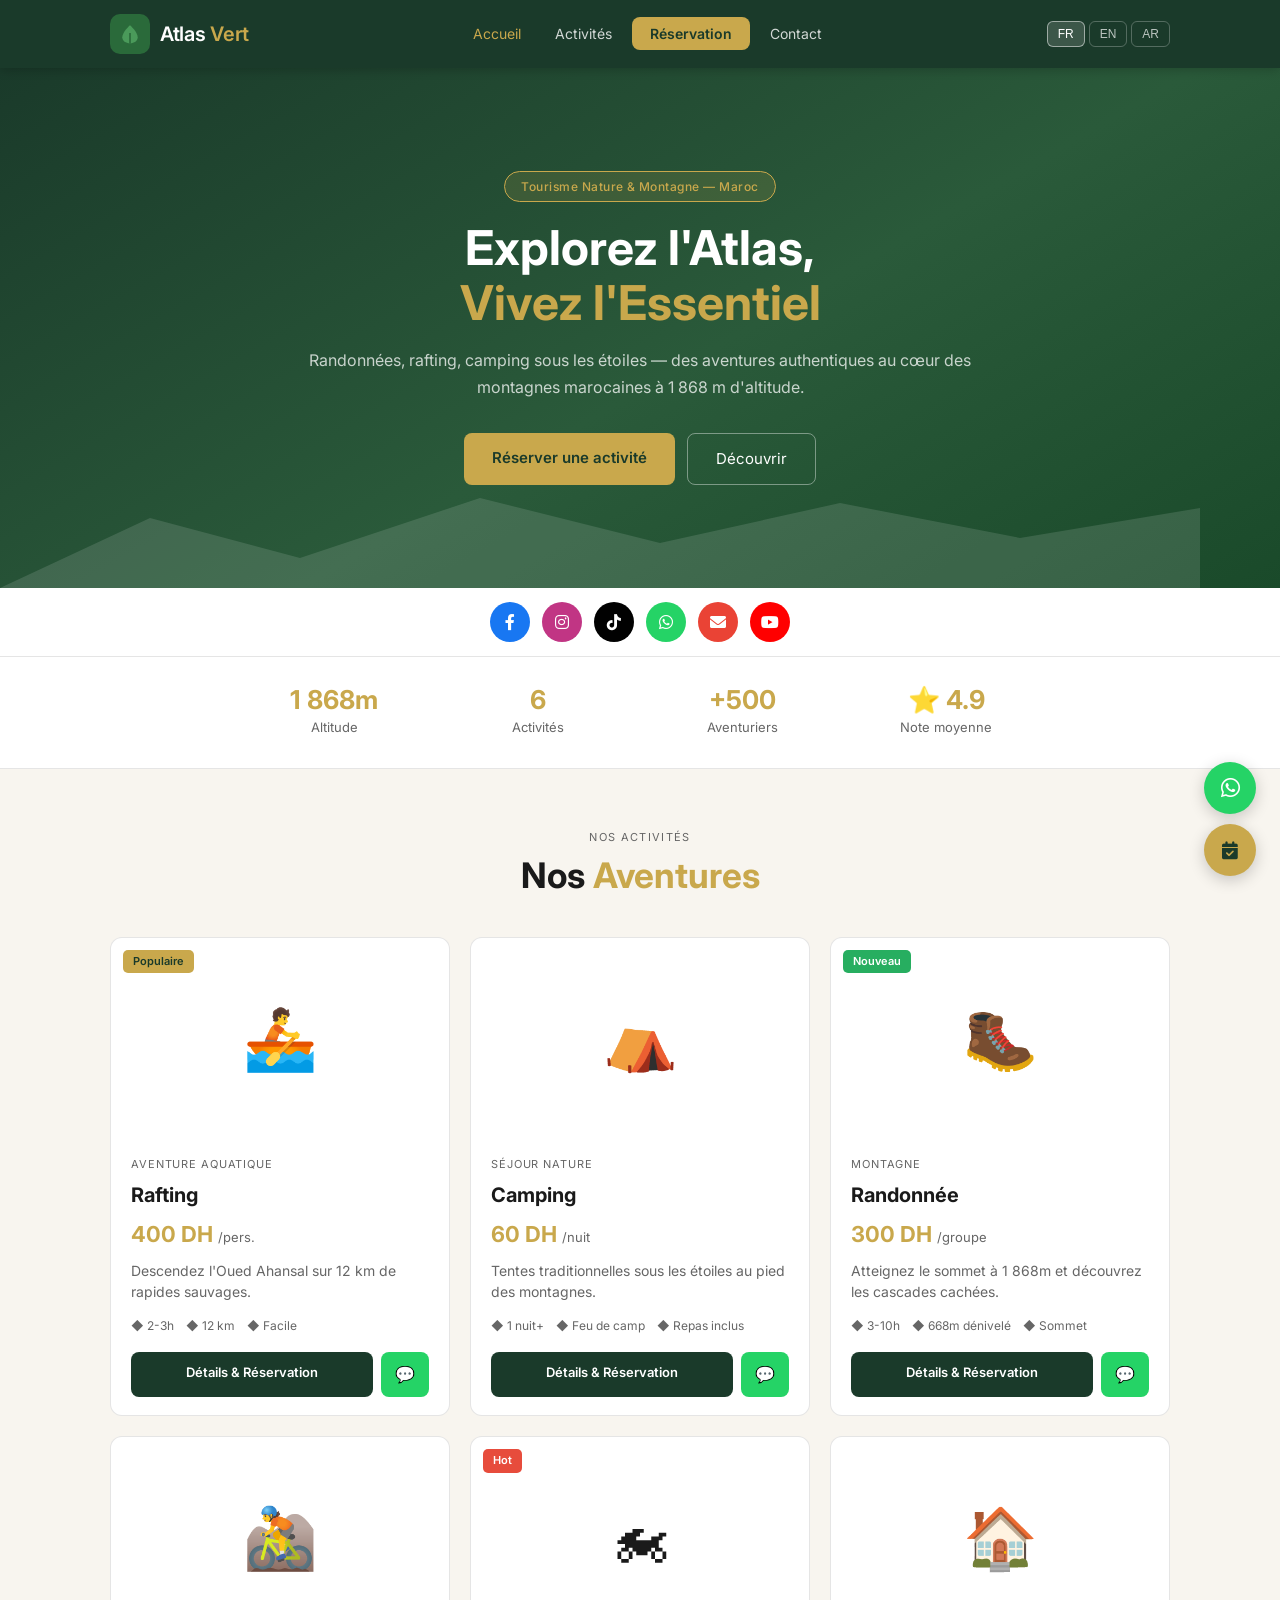
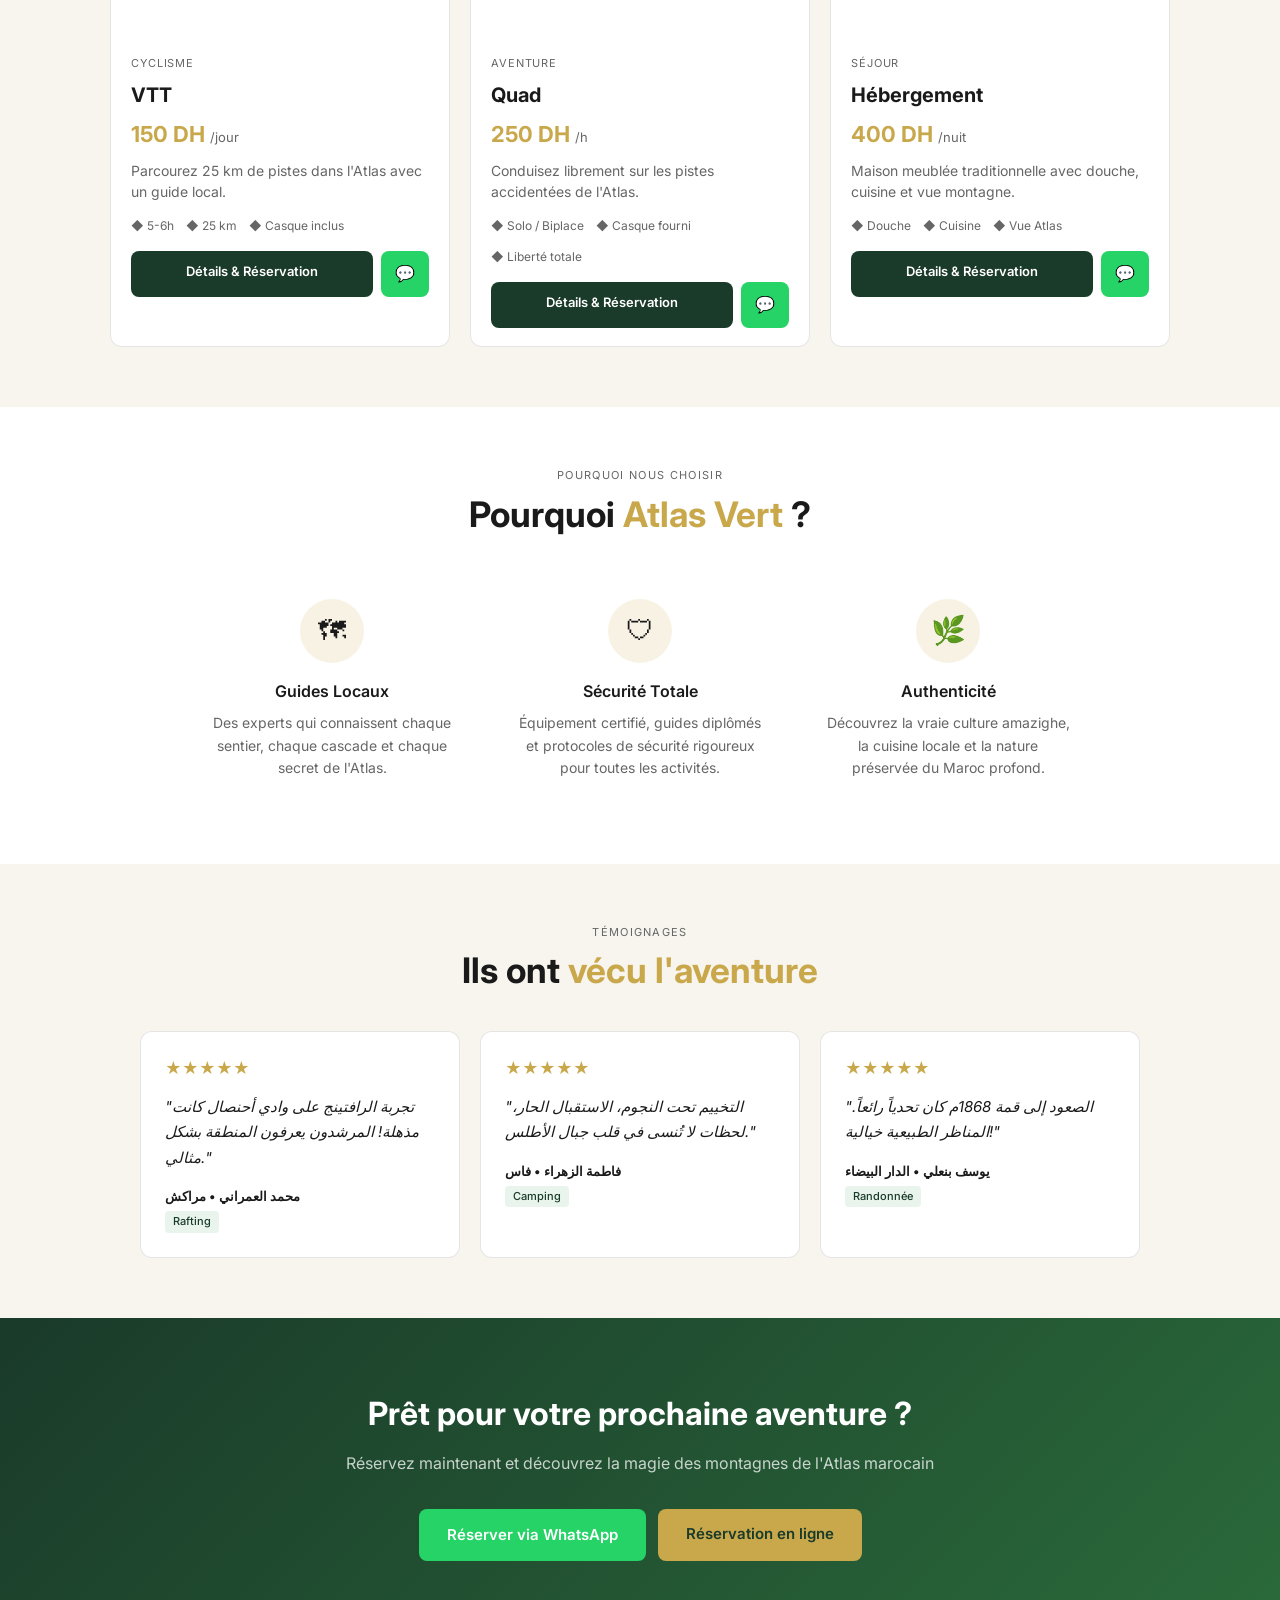
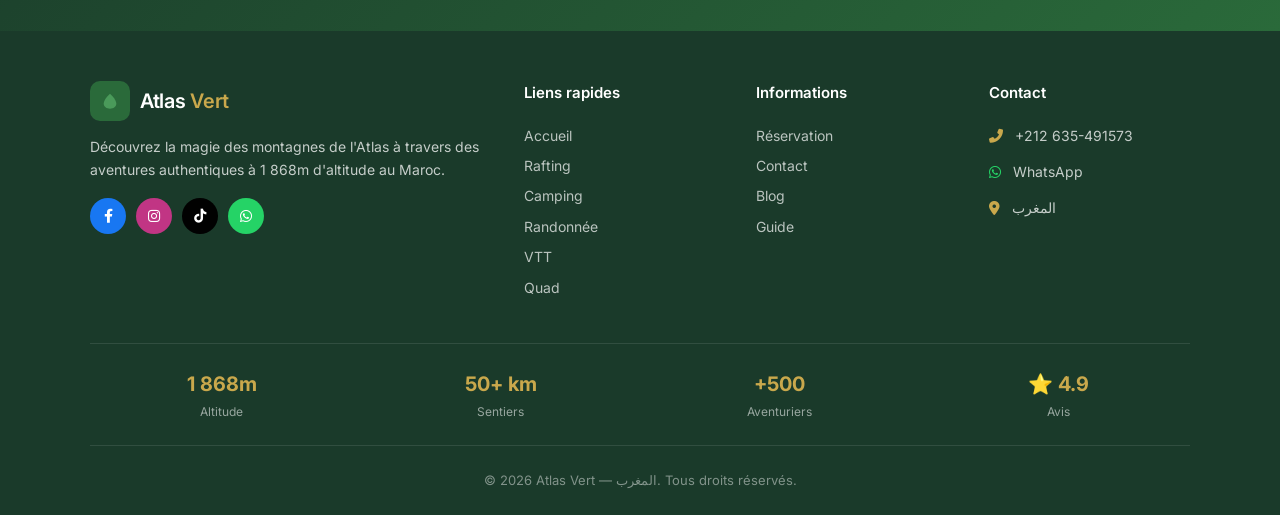
<file: index.html>
<!DOCTYPE html>
<html lang="fr" dir="ltr">
<head>
  <meta charset="UTF-8">
  <meta name="viewport" content="width=device-width, initial-scale=1.0">
  <title>Atlas Vert — Tourisme Nature & Montagne au Maroc</title>
  <meta name="description" content="Atlas Vert — Rafting, randonnée, camping, VTT et quad dans les montagnes de l'Atlas marocain à 1868m.">
  <meta property="og:title" content="Atlas Vert — Tourisme Nature & Montagne au Maroc">
  <meta property="og:type" content="website">
  <link rel="preconnect" href="https://fonts.googleapis.com">
  <link href="https://fonts.googleapis.com/css2?family=Inter:wght@400;500;600;700&display=swap" rel="stylesheet">
  <link rel="stylesheet" href="https://cdnjs.cloudflare.com/ajax/libs/font-awesome/6.0.0-beta3/css/all.min.css">
  <link rel="stylesheet" href="style.css">
</head>
<body>

  <header>
    <div class="header-inner">
      <a href="index.html" class="logo">
        <div class="logo-icon">
          <svg width="22" height="22" viewBox="0 0 20 20" fill="none">
            <path d="M10 2C10 2 3 8 3 13C3 16.3 6.1 18.5 10 18.5C13.9 18.5 17 16.3 17 13C17 8 10 2 10 2Z" fill="#4a9a5a"/>
            <line x1="10" y1="18.5" x2="10" y2="9" stroke="#2a6a3a" stroke-width="1.5"/>
          </svg>
        </div>
        <div class="logo-name">Atlas <span>Vert</span></div>
      </a>
      <nav id="main-nav">
        <ul>
          <li><a href="index.html" id="nav-home" class="active">Accueil</a></li>
          <li><a href="#activities" id="nav-activities">Activités</a></li>
          <li><a href="booking.html" id="nav-booking" class="btn-book-nav">Réservation</a></li>
          <li><a href="#contact" id="nav-contact">Contact</a></li>
        </ul>
      </nav>
      <div style="display:flex;align-items:center;gap:12px;">
        <div class="lang-btns">
          <button class="lang-btn active" data-lang="fr" onclick="setLanguage('fr')">FR</button>
          <button class="lang-btn" data-lang="en" onclick="setLanguage('en')">EN</button>
          <button class="lang-btn" data-lang="ar" onclick="setLanguage('ar')">AR</button>
        </div>
        <button class="menu-toggle" id="menu-toggle"><i class="fas fa-bars"></i></button>
      </div>
    </div>
  </header>

  <section class="hero">
    <svg class="hero-mountains" viewBox="0 0 1200 100" preserveAspectRatio="none" xmlns="http://www.w3.org/2000/svg">
      <polygon points="0,100 150,30 300,70 480,10 660,55 840,15 1020,50 1200,20 1200,100" fill="white"/>
    </svg>
    <div class="hero-content">
      <div class="hero-badge" id="hero-badge">Tourisme Nature & Montagne — Maroc</div>
      <h1 id="hero-title">Explorez l'Atlas,<br><em>Vivez l'Essentiel</em></h1>
      <p id="hero-sub">Randonnées, rafting, camping sous les étoiles — des aventures authentiques au cœur des montagnes marocaines à 1 868 m d'altitude.</p>
      <div class="hero-btns">
        <a href="booking.html" class="btn-primary" id="hero-btn1">Réserver une activité</a>
        <a href="#activities" class="btn-outline" id="hero-btn2">Découvrir</a>
      </div>
    </div>
  </section>

  <div class="social-strip">
    <a href="https://www.facebook.com/" target="_blank" class="social-circle fb"><i class="fab fa-facebook-f"></i></a>
    <a href="https://www.instagram.com/" target="_blank" class="social-circle ig"><i class="fab fa-instagram"></i></a>
    <a href="https://www.tiktok.com/" target="_blank" class="social-circle tt"><i class="fab fa-tiktok"></i></a>
    <a href="https://wa.me/212635491573" target="_blank" class="social-circle wa"><i class="fab fa-whatsapp"></i></a>
    <a href="mailto:contact@atlas-vert.com" class="social-circle em"><i class="fas fa-envelope"></i></a>
    <a href="https://youtube.com/" target="_blank" class="social-circle yt"><i class="fab fa-youtube"></i></a>
  </div>

  <div class="stats-section">
    <div class="stats-grid">
      <div class="stat-item"><div class="stat-number">1 868m</div><div class="stat-label" id="stat-s1">Altitude</div></div>
      <div class="stat-item"><div class="stat-number">6</div><div class="stat-label" id="stat-s2">Activités</div></div>
      <div class="stat-item"><div class="stat-number">+500</div><div class="stat-label" id="stat-s3">Aventuriers</div></div>
      <div class="stat-item"><div class="stat-number">⭐ 4.9</div><div class="stat-label" id="stat-s4">Note moyenne</div></div>
    </div>
  </div>

  <section class="section" id="activities">
    <div class="container">
      <div class="section-header">
        <span class="section-mini" id="acts-mini">NOS ACTIVITÉS</span>
        <h2 class="section-title" id="acts-title">Nos <em>Aventures</em></h2>
      </div>
      <div class="acts-grid" id="acts-grid"></div>
    </div>
  </section>

  <section class="section section-alt">
    <div class="container">
      <div class="section-header">
        <span class="section-mini" id="why-mini">POURQUOI NOUS CHOISIR</span>
        <h2 class="section-title" id="why-title">Pourquoi <em>Atlas Vert</em> ?</h2>
      </div>
      <div class="why-grid" id="why-grid"></div>
    </div>
  </section>

  <section class="section">
    <div class="container">
      <div class="section-header">
        <span class="section-mini" id="testi-mini">TÉMOIGNAGES</span>
        <h2 class="section-title" id="testi-title">Ils ont <em>vécu l'aventure</em></h2>
      </div>
      <div class="testi-grid" id="testi-grid"></div>
    </div>
  </section>

  <section class="cta-section" id="contact">
    <div class="container">
      <h2 id="cta-title">Prêt pour votre prochaine aventure ?</h2>
      <p id="cta-sub">Réservez maintenant et découvrez la magie des montagnes de l'Atlas marocain</p>
      <div class="cta-btns">
        <a href="https://wa.me/212635491573" target="_blank" class="btn-wa-large" id="cta-wa">
          <i class="fab fa-whatsapp"></i> Réserver via WhatsApp
        </a>
        <a href="booking.html" class="btn-primary" id="cta-book">Réservation en ligne</a>
      </div>
    </div>
  </section>

  <footer>
    <div class="footer-grid">
      <div class="footer-col">
        <div class="logo" style="margin-bottom:14px;">
          <div class="logo-icon">
            <svg width="18" height="18" viewBox="0 0 20 20" fill="none">
              <path d="M10 2C10 2 3 8 3 13C3 16.3 6.1 18.5 10 18.5C13.9 18.5 17 16.3 17 13C17 8 10 2 10 2Z" fill="#4a9a5a"/>
            </svg>
          </div>
          <div class="logo-name">Atlas <span>Vert</span></div>
        </div>
        <p id="footer-desc">Découvrez la magie des montagnes de l'Atlas à travers des aventures authentiques à 1 868m d'altitude au Maroc.</p>
        <div class="footer-social">
          <a href="#" class="footer-soc" style="background:#1877f2"><i class="fab fa-facebook-f"></i></a>
          <a href="#" class="footer-soc" style="background:#c13584"><i class="fab fa-instagram"></i></a>
          <a href="#" class="footer-soc" style="background:#010101"><i class="fab fa-tiktok"></i></a>
          <a href="https://wa.me/212635491573" class="footer-soc" style="background:#25d366"><i class="fab fa-whatsapp"></i></a>
        </div>
      </div>
      <div class="footer-col">
        <h4 id="footer-links-title">Liens rapides</h4>
        <ul id="footer-links-list"></ul>
      </div>
      <div class="footer-col">
        <h4 id="footer-info-title">Informations</h4>
        <ul id="footer-info-list"></ul>
      </div>
      <div class="footer-col">
        <h4 id="footer-contact-title">Contact</h4>
        <ul>
          <li><i class="fas fa-phone-alt" style="color:var(--gold);margin-right:8px"></i> +212 635-491573</li>
          <li style="margin-top:6px;"><i class="fab fa-whatsapp" style="color:#25d366;margin-right:8px"></i> WhatsApp</li>
          <li style="margin-top:6px;"><i class="fas fa-map-marker-alt" style="color:var(--gold);margin-right:8px"></i> المغرب</li>
        </ul>
      </div>
    </div>
    <div class="footer-stats">
      <div><div class="footer-stat-n">1 868m</div><div class="footer-stat-l">Altitude</div></div>
      <div><div class="footer-stat-n">50+ km</div><div class="footer-stat-l">Sentiers</div></div>
      <div><div class="footer-stat-n">+500</div><div class="footer-stat-l">Aventuriers</div></div>
      <div><div class="footer-stat-n">⭐ 4.9</div><div class="footer-stat-l">Avis</div></div>
    </div>
    <div class="footer-bottom">
      <p id="footer-copy">© 2026 Atlas Vert — المغرب. Tous droits réservés.</p>
    </div>
  </footer>

  <div class="floating-btns">
    <a href="https://wa.me/212635491573" class="float-btn float-wa" target="_blank"><i class="fab fa-whatsapp"></i></a>
    <a href="booking.html" class="float-btn float-book"><i class="fas fa-calendar-check"></i></a>
  </div>

  <button id="back-top" onclick="window.scrollTo({top:0,behavior:'smooth'})"
    style="display:none;position:fixed;bottom:24px;left:24px;width:44px;height:44px;border-radius:50%;background:var(--dg);color:#fff;border:none;cursor:pointer;font-size:18px;align-items:center;justify-content:center;z-index:999;">↑</button>

  <script src="main.js"></script>
</body>
</html>
</file>
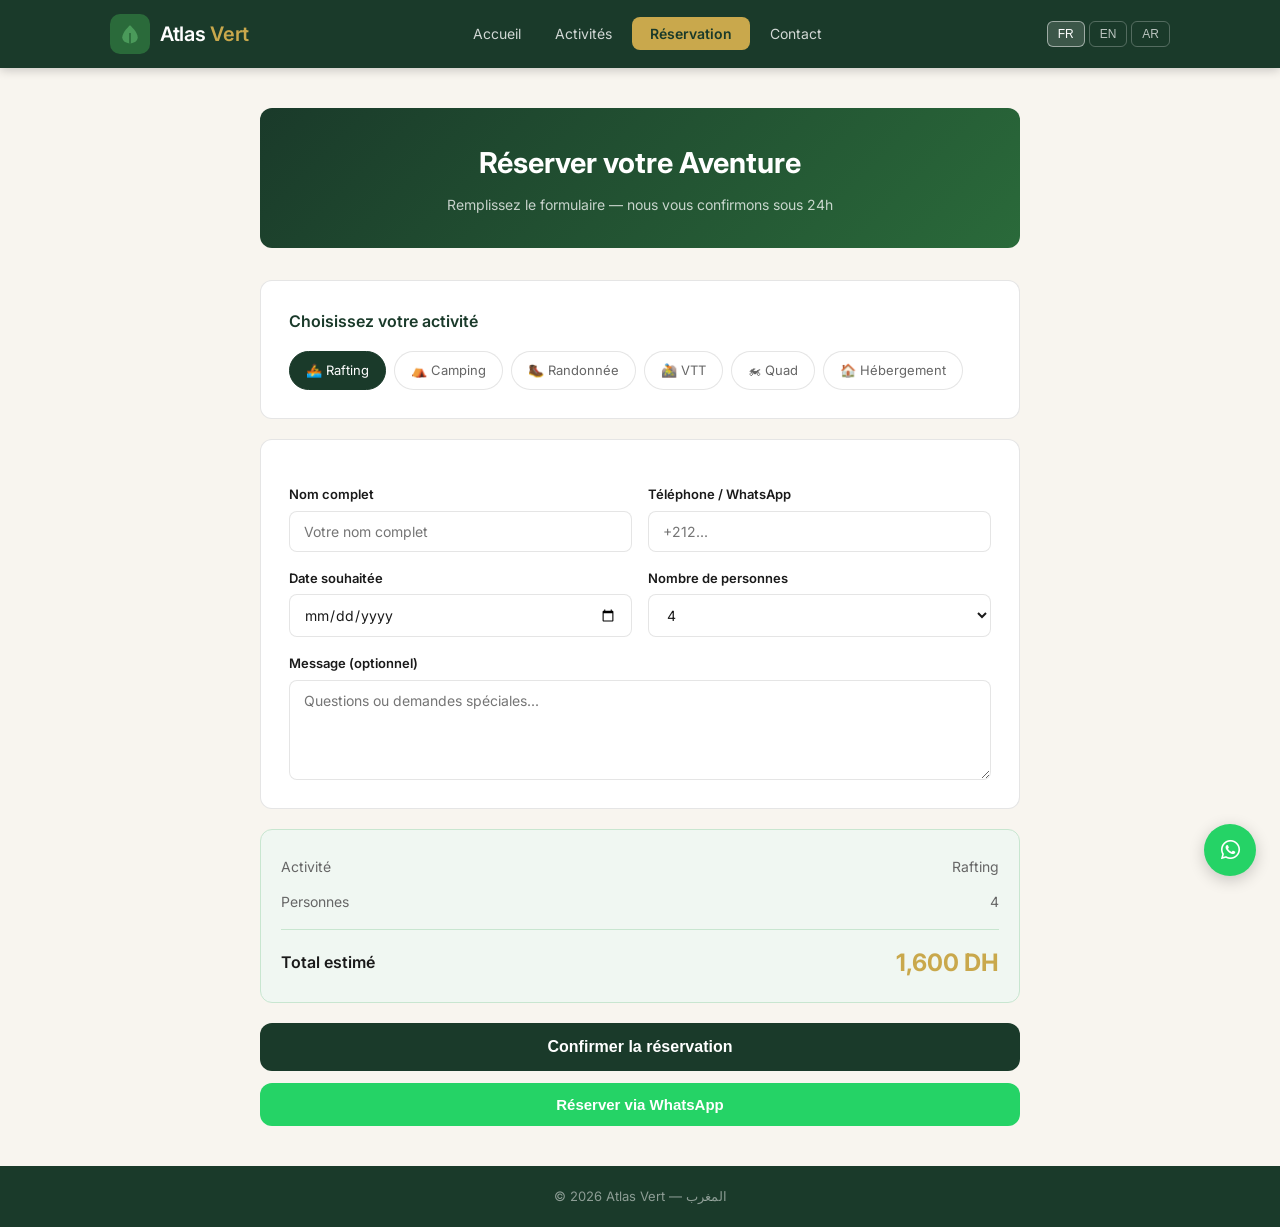
<file: booking.html>
<!DOCTYPE html>
<html lang="fr" dir="ltr">
<head>
  <meta charset="UTF-8">
  <meta name="viewport" content="width=device-width, initial-scale=1.0">
  <title>Réservation — Atlas Vert</title>
  <link rel="preconnect" href="https://fonts.googleapis.com">
  <link href="https://fonts.googleapis.com/css2?family=Inter:wght@400;500;600;700&display=swap" rel="stylesheet">
  <link rel="stylesheet" href="https://cdnjs.cloudflare.com/ajax/libs/font-awesome/6.0.0-beta3/css/all.min.css">
  <link rel="stylesheet" href="style.css">
</head>
<body>

  <header>
    <div class="header-inner">
      <a href="index.html" class="logo">
        <div class="logo-icon">
          <svg width="22" height="22" viewBox="0 0 20 20" fill="none">
            <path d="M10 2C10 2 3 8 3 13C3 16.3 6.1 18.5 10 18.5C13.9 18.5 17 16.3 17 13C17 8 10 2 10 2Z" fill="#4a9a5a"/>
            <line x1="10" y1="18.5" x2="10" y2="9" stroke="#2a6a3a" stroke-width="1.5"/>
          </svg>
        </div>
        <div class="logo-name">Atlas <span>Vert</span></div>
      </a>
      <nav id="main-nav">
        <ul>
          <li><a href="index.html" id="nav-home">Accueil</a></li>
          <li><a href="index.html#activities" id="nav-activities">Activités</a></li>
          <li><a href="booking.html" id="nav-booking" class="btn-book-nav">Réservation</a></li>
          <li><a href="index.html#contact" id="nav-contact">Contact</a></li>
        </ul>
      </nav>
      <div style="display:flex;align-items:center;gap:12px;">
        <div class="lang-btns">
          <button class="lang-btn active" data-lang="fr" onclick="setLanguage('fr')">FR</button>
          <button class="lang-btn" data-lang="en" onclick="setLanguage('en')">EN</button>
          <button class="lang-btn" data-lang="ar" onclick="setLanguage('ar')">AR</button>
        </div>
        <button class="menu-toggle" id="menu-toggle"><i class="fas fa-bars"></i></button>
      </div>
    </div>
  </header>

  <main class="booking-page">
    <div class="booking-hero">
      <h1 id="bk-title">Réserver votre Aventure</h1>
      <p id="bk-sub">Remplissez le formulaire — nous vous confirmons sous 24h</p>
    </div>

    <div class="form-card">
      <h3 id="bk-act-label">Choisissez votre activité</h3>
      <div class="act-pills" id="bk-pills"></div>
    </div>

    <div class="form-card">
      <div class="form-grid">
        <div class="form-group">
          <label id="lbl-name">Nom complet</label>
          <input type="text" id="inp-name" placeholder="Votre nom complet">
        </div>
        <div class="form-group">
          <label id="lbl-phone">Téléphone / WhatsApp</label>
          <input type="tel" id="inp-phone" placeholder="+212...">
        </div>
        <div class="form-group">
          <label id="lbl-date">Date souhaitée</label>
          <input type="date" id="inp-date">
        </div>
        <div class="form-group">
          <label id="lbl-persons">Nombre de personnes</label>
          <select id="inp-persons" onchange="updatePriceDisplay()">
            <option value="1">1</option>
            <option value="2">2</option>
            <option value="3">3</option>
            <option value="4" selected>4</option>
            <option value="5">5</option>
            <option value="6">6</option>
            <option value="8">8</option>
            <option value="10">10</option>
            <option value="12">12</option>
          </select>
        </div>
        <div class="form-group full">
          <label id="lbl-msg">Message (optionnel)</label>
          <textarea id="inp-msg" placeholder="Questions ou demandes spéciales..."></textarea>
        </div>
      </div>
    </div>

    <div class="price-box">
      <div class="price-row">
        <span id="lbl-activity">Activité</span>
        <span id="ps-act-name">Rafting</span>
      </div>
      <div class="price-row">
        <span id="lbl-persons2">Personnes</span>
        <span id="ps-persons">4</span>
      </div>
      <div class="price-total">
        <span id="lbl-total">Total estimé</span>
        <span class="total-amount" id="ps-total">1 600 DH</span>
      </div>
    </div>

    <button class="btn-submit" id="btn-submit" onclick="submitBooking()">Confirmer la réservation</button>
    <button class="btn-wa-submit" id="btn-wa-submit" onclick="bookViaWA()">
      <i class="fab fa-whatsapp"></i> Réserver via WhatsApp
    </button>

    <div class="success-box" id="success-box">
      <h3 id="success-title">Réservation envoyée !</h3>
      <p id="success-msg">Nous vous contactons dans les 24 heures. Merci de votre confiance — Atlas Vert 🌿</p>
    </div>
  </main>

  <footer style="background:var(--dg);padding:20px;text-align:center;">
    <p style="color:rgba(255,255,255,0.5);font-size:13px;">© 2026 Atlas Vert — المغرب</p>
  </footer>

  <div class="floating-btns">
    <a href="https://wa.me/212635491573" class="float-btn float-wa" target="_blank"><i class="fab fa-whatsapp"></i></a>
  </div>

  <script src="main.js"></script>
</body>
</html>
</file>
<file: style.css>
/* ===== ATLAS VERT — style.css ===== */
:root {
  --gold: #c9a84c;
  --gold-light: rgba(201,168,76,0.15);
  --dg: #1a3a2a;
  --mg: #2a6a3a;
  --lg: #4a9a5a;
  --white: #ffffff;
  --bg: #f8f5ef;
  --text: #1a1a1a;
  --text-muted: #666;
  --border: rgba(0,0,0,0.1);
  --radius: 12px;
  --radius-sm: 8px;
}

* { margin: 0; padding: 0; box-sizing: border-box; }

body {
  font-family: 'Inter', 'Segoe UI', sans-serif;
  background: var(--bg);
  color: var(--text);
  font-size: 16px;
  line-height: 1.6;
}

a { text-decoration: none; color: inherit; }
img { max-width: 100%; display: block; }

.container {
  max-width: 1100px;
  margin: 0 auto;
  padding: 0 20px;
}

/* ===== HEADER ===== */
header {
  background: var(--dg);
  position: sticky;
  top: 0;
  z-index: 100;
  box-shadow: 0 2px 10px rgba(0,0,0,0.2);
}

.header-inner {
  display: flex;
  align-items: center;
  justify-content: space-between;
  padding: 14px 20px;
  max-width: 1100px;
  margin: 0 auto;
}

.logo {
  display: flex;
  align-items: center;
  gap: 10px;
}

.logo-icon {
  width: 40px;
  height: 40px;
  background: var(--mg);
  border-radius: 10px;
  display: flex;
  align-items: center;
  justify-content: center;
}

.logo-name {
  font-size: 20px;
  font-weight: 600;
  color: #fff;
  letter-spacing: -0.3px;
}

.logo-name span { color: var(--gold); }

nav ul {
  display: flex;
  list-style: none;
  gap: 6px;
  align-items: center;
}

nav ul li a {
  padding: 7px 14px;
  border-radius: var(--radius-sm);
  font-size: 14px;
  color: rgba(255,255,255,0.8);
  transition: all 0.2s;
}

nav ul li a:hover { background: rgba(255,255,255,0.1); color: #fff; }
nav ul li a.active { color: var(--gold); }

.btn-book-nav {
  background: var(--gold);
  color: var(--dg) !important;
  font-weight: 600 !important;
  padding: 8px 18px !important;
}

.btn-book-nav:hover { background: #d4a83a !important; }

.lang-btns {
  display: flex;
  gap: 4px;
}

.lang-btn {
  padding: 5px 10px;
  border-radius: 6px;
  border: 1px solid rgba(255,255,255,0.25);
  background: transparent;
  color: rgba(255,255,255,0.7);
  font-size: 12px;
  font-weight: 500;
  cursor: pointer;
  transition: all 0.2s;
}

.lang-btn.active, .lang-btn:hover {
  background: rgba(255,255,255,0.15);
  color: #fff;
  border-color: rgba(255,255,255,0.5);
}

.menu-toggle {
  display: none;
  background: transparent;
  border: none;
  color: #fff;
  font-size: 22px;
  cursor: pointer;
}

/* ===== HERO ===== */
.hero {
  background: linear-gradient(150deg, var(--dg) 0%, #2a5a3a 55%, #1a4a2a 100%);
  min-height: 520px;
  display: flex;
  align-items: center;
  text-align: center;
  position: relative;
  overflow: hidden;
  padding: 80px 20px;
}

.hero-mountains {
  position: absolute;
  bottom: 0; left: 0; right: 0;
  height: 100px;
  opacity: 0.12;
}

.hero-content { position: relative; z-index: 1; max-width: 680px; margin: 0 auto; }

.hero-badge {
  display: inline-block;
  background: var(--gold-light);
  border: 1px solid var(--gold);
  color: var(--gold);
  font-size: 12px;
  font-weight: 500;
  padding: 5px 16px;
  border-radius: 20px;
  margin-bottom: 18px;
  letter-spacing: 0.04em;
}

.hero h1 {
  font-size: clamp(2rem, 5vw, 3rem);
  font-weight: 700;
  color: #fff;
  margin-bottom: 16px;
  line-height: 1.15;
}

.hero h1 em { color: var(--gold); font-style: normal; }

.hero p {
  font-size: 16px;
  color: rgba(255,255,255,0.75);
  margin-bottom: 32px;
  line-height: 1.7;
}

.hero-btns { display: flex; gap: 12px; justify-content: center; flex-wrap: wrap; }

.btn-primary {
  background: var(--gold);
  color: var(--dg);
  padding: 13px 28px;
  border-radius: var(--radius-sm);
  font-size: 15px;
  font-weight: 600;
  border: none;
  cursor: pointer;
  transition: all 0.2s;
  display: inline-block;
}

.btn-primary:hover { background: #d4a83a; transform: translateY(-1px); }

.btn-outline {
  background: transparent;
  color: #fff;
  padding: 13px 28px;
  border-radius: var(--radius-sm);
  font-size: 15px;
  border: 1.5px solid rgba(255,255,255,0.4);
  cursor: pointer;
  transition: all 0.2s;
  display: inline-block;
}

.btn-outline:hover { border-color: rgba(255,255,255,0.8); background: rgba(255,255,255,0.08); }

/* ===== SOCIAL STRIP ===== */
.social-strip {
  background: var(--white);
  border-bottom: 1px solid var(--border);
  padding: 14px 20px;
  display: flex;
  justify-content: center;
  gap: 12px;
  flex-wrap: wrap;
}

.social-circle {
  width: 40px;
  height: 40px;
  border-radius: 50%;
  display: flex;
  align-items: center;
  justify-content: center;
  color: #fff;
  font-size: 16px;
  transition: transform 0.2s, opacity 0.2s;
  text-decoration: none;
}

.social-circle:hover { transform: scale(1.1); opacity: 0.9; }
.social-circle.fb { background: #1877f2; }
.social-circle.ig { background: #c13584; }
.social-circle.tt { background: #010101; }
.social-circle.wa { background: #25d366; }
.social-circle.em { background: #ea4335; }
.social-circle.yt { background: #ff0000; }

/* ===== STATS ===== */
.stats-section {
  background: var(--white);
  padding: 30px 20px;
  border-bottom: 1px solid var(--border);
}

.stats-grid {
  display: grid;
  grid-template-columns: repeat(4, 1fr);
  gap: 16px;
  max-width: 800px;
  margin: 0 auto;
}

.stat-item { text-align: center; }

.stat-number {
  font-size: 26px;
  font-weight: 700;
  color: var(--gold);
  line-height: 1;
  margin-bottom: 4px;
}

.stat-label { font-size: 13px; color: var(--text-muted); }

/* ===== SECTION HEADER ===== */
.section { padding: 60px 20px; }
.section-alt { background: var(--white); }

.section-header { text-align: center; margin-bottom: 40px; }

.section-mini {
  font-size: 11px;
  letter-spacing: 0.12em;
  color: var(--text-muted);
  text-transform: uppercase;
  display: block;
  margin-bottom: 8px;
}

.section-title {
  font-size: clamp(1.6rem, 3vw, 2.2rem);
  font-weight: 700;
  color: var(--text);
  line-height: 1.2;
}

.section-title em { color: var(--gold); font-style: normal; }

/* ===== ACTIVITIES GRID ===== */
.acts-grid {
  display: grid;
  grid-template-columns: repeat(auto-fill, minmax(280px, 1fr));
  gap: 20px;
  max-width: 1100px;
  margin: 0 auto;
}

.act-card {
  background: var(--white);
  border-radius: var(--radius);
  overflow: hidden;
  border: 1px solid var(--border);
  transition: transform 0.2s, box-shadow 0.2s;
}

.act-card:hover { transform: translateY(-4px); box-shadow: 0 12px 30px rgba(0,0,0,0.1); }

.act-img {
  height: 200px;
  display: flex;
  align-items: center;
  justify-content: center;
  position: relative;
  overflow: hidden;
}

.act-img img { width: 100%; height: 100%; object-fit: cover; }

.act-img-placeholder { font-size: 60px; }

.act-badge {
  position: absolute;
  top: 12px;
  left: 12px;
  font-size: 11px;
  font-weight: 600;
  padding: 3px 10px;
  border-radius: 5px;
}

.act-badge.gold { background: var(--gold); color: var(--dg); }
.act-badge.red { background: #e74c3c; color: #fff; }
.act-badge.green { background: #27ae60; color: #fff; }

.act-body { padding: 18px 20px; }

.act-category {
  font-size: 11px;
  color: var(--text-muted);
  text-transform: uppercase;
  letter-spacing: 0.08em;
  margin-bottom: 6px;
}

.act-name {
  font-size: 20px;
  font-weight: 700;
  color: var(--text);
  margin-bottom: 6px;
}

.act-price {
  font-size: 22px;
  font-weight: 700;
  color: var(--gold);
  margin-bottom: 8px;
}

.act-price small { font-size: 13px; color: var(--text-muted); font-weight: 400; }

.act-desc { font-size: 14px; color: var(--text-muted); margin-bottom: 14px; line-height: 1.5; }

.act-features {
  display: flex;
  gap: 12px;
  flex-wrap: wrap;
  margin-bottom: 16px;
}

.act-feat {
  font-size: 12px;
  color: var(--text-muted);
  display: flex;
  align-items: center;
  gap: 4px;
}

.act-btns { display: flex; gap: 8px; }

.btn-detail {
  flex: 1;
  padding: 10px;
  border-radius: var(--radius-sm);
  font-size: 13px;
  font-weight: 600;
  background: var(--dg);
  color: #fff;
  border: none;
  cursor: pointer;
  text-align: center;
  transition: background 0.2s;
}

.btn-detail:hover { background: var(--mg); }

.btn-wa {
  padding: 10px 14px;
  border-radius: var(--radius-sm);
  background: #25d366;
  color: #fff;
  font-size: 16px;
  border: none;
  cursor: pointer;
  transition: background 0.2s;
}

.btn-wa:hover { background: #20ba5a; }

/* ===== WHY US ===== */
.why-grid {
  display: grid;
  grid-template-columns: repeat(3, 1fr);
  gap: 24px;
  max-width: 900px;
  margin: 0 auto;
}

.why-item { text-align: center; padding: 24px 20px; }

.why-icon {
  width: 64px;
  height: 64px;
  background: var(--gold-light);
  border-radius: 50%;
  display: flex;
  align-items: center;
  justify-content: center;
  font-size: 28px;
  margin: 0 auto 16px;
}

.why-title { font-size: 16px; font-weight: 600; margin-bottom: 8px; }
.why-desc { font-size: 14px; color: var(--text-muted); line-height: 1.6; }

/* ===== TESTIMONIALS ===== */
.testi-grid {
  display: grid;
  grid-template-columns: repeat(auto-fill, minmax(300px, 1fr));
  gap: 20px;
  max-width: 1000px;
  margin: 0 auto;
}

.testi-card {
  background: var(--white);
  border-radius: var(--radius);
  padding: 24px;
  border: 1px solid var(--border);
}

.testi-stars { color: var(--gold); font-size: 16px; margin-bottom: 12px; }

.testi-text {
  font-size: 15px;
  color: var(--text);
  line-height: 1.7;
  font-style: italic;
  margin-bottom: 16px;
}

.testi-author { font-size: 13px; font-weight: 600; color: var(--text); }

.testi-meta {
  display: flex;
  align-items: center;
  gap: 8px;
  margin-top: 4px;
}

.testi-tag {
  background: #e8f4ec;
  color: var(--dg);
  font-size: 11px;
  padding: 2px 8px;
  border-radius: 4px;
  font-weight: 500;
}

/* ===== CTA BANNER ===== */
.cta-section {
  background: linear-gradient(135deg, var(--dg), var(--mg));
  padding: 70px 20px;
  text-align: center;
}

.cta-section h2 { font-size: 2rem; font-weight: 700; color: #fff; margin-bottom: 12px; }
.cta-section p { font-size: 16px; color: rgba(255,255,255,0.75); margin-bottom: 32px; }
.cta-btns { display: flex; gap: 12px; justify-content: center; flex-wrap: wrap; }

.btn-wa-large {
  background: #25d366;
  color: #fff;
  padding: 14px 28px;
  border-radius: var(--radius-sm);
  font-size: 15px;
  font-weight: 600;
  border: none;
  cursor: pointer;
  transition: all 0.2s;
  display: inline-flex;
  align-items: center;
  gap: 8px;
}

.btn-wa-large:hover { background: #20ba5a; transform: translateY(-1px); }

/* ===== FOOTER ===== */
footer {
  background: var(--dg);
  color: rgba(255,255,255,0.75);
  padding: 50px 20px 24px;
}

.footer-grid {
  display: grid;
  grid-template-columns: 2fr 1fr 1fr 1fr;
  gap: 32px;
  max-width: 1100px;
  margin: 0 auto 40px;
}

.footer-col h4 {
  color: #fff;
  font-size: 15px;
  font-weight: 600;
  margin-bottom: 16px;
}

.footer-col p { font-size: 14px; line-height: 1.7; margin-bottom: 16px; }

.footer-col ul { list-style: none; }
.footer-col ul li { padding: 4px 0; font-size: 14px; }
.footer-col ul li a { color: rgba(255,255,255,0.7); transition: color 0.2s; }
.footer-col ul li a:hover { color: var(--gold); }

.footer-social { display: flex; gap: 10px; margin-top: 12px; }

.footer-soc {
  width: 36px; height: 36px;
  border-radius: 50%;
  display: flex; align-items: center; justify-content: center;
  font-size: 14px; color: #fff;
  transition: transform 0.2s, opacity 0.2s;
}

.footer-soc:hover { transform: scale(1.1); opacity: 0.85; }

.footer-stats {
  display: grid;
  grid-template-columns: repeat(4, 1fr);
  gap: 16px;
  max-width: 1100px;
  margin: 0 auto;
  border-top: 1px solid rgba(255,255,255,0.1);
  border-bottom: 1px solid rgba(255,255,255,0.1);
  padding: 24px 0;
  margin-bottom: 24px;
  text-align: center;
}

.footer-stat-n { font-size: 20px; font-weight: 700; color: var(--gold); }
.footer-stat-l { font-size: 12px; color: rgba(255,255,255,0.55); margin-top: 2px; }

.footer-bottom {
  max-width: 1100px;
  margin: 0 auto;
  text-align: center;
  font-size: 13px;
  color: rgba(255,255,255,0.45);
}

/* ===== FLOATING BUTTONS ===== */
.floating-btns {
  position: fixed;
  bottom: 24px;
  right: 24px;
  display: flex;
  flex-direction: column;
  gap: 10px;
  z-index: 999;
}

.float-btn {
  width: 52px; height: 52px;
  border-radius: 50%;
  display: flex; align-items: center; justify-content: center;
  font-size: 22px; color: #fff;
  border: none; cursor: pointer;
  box-shadow: 0 4px 16px rgba(0,0,0,0.2);
  transition: transform 0.2s;
  text-decoration: none;
}

.float-btn:hover { transform: scale(1.1); }
.float-wa { background: #25d366; }
.float-book { background: var(--gold); color: var(--dg); font-size: 18px; }

/* ===== BOOKING PAGE ===== */
.booking-page { padding: 40px 20px; max-width: 800px; margin: 0 auto; }

.booking-hero {
  background: linear-gradient(135deg, var(--dg), var(--mg));
  border-radius: var(--radius);
  padding: 32px;
  text-align: center;
  margin-bottom: 32px;
}

.booking-hero h1 { font-size: 1.8rem; font-weight: 700; color: #fff; margin-bottom: 8px; }
.booking-hero p { font-size: 14px; color: rgba(255,255,255,0.75); }

.form-card {
  background: var(--white);
  border-radius: var(--radius);
  padding: 28px;
  border: 1px solid var(--border);
  margin-bottom: 20px;
}

.form-card h3 { font-size: 16px; font-weight: 600; margin-bottom: 16px; color: var(--dg); }

.act-pills { display: flex; gap: 8px; flex-wrap: wrap; }

.act-pill {
  padding: 8px 16px;
  border-radius: 20px;
  font-size: 13px;
  cursor: pointer;
  border: 1.5px solid var(--border);
  background: var(--white);
  color: var(--text-muted);
  transition: all 0.2s;
}

.act-pill:hover { border-color: var(--dg); color: var(--dg); }
.act-pill.selected { background: var(--dg); color: #fff; border-color: var(--dg); }

.form-grid { display: grid; grid-template-columns: 1fr 1fr; gap: 16px; margin-top: 16px; }

.form-group { display: flex; flex-direction: column; gap: 6px; }
.form-group.full { grid-column: 1 / -1; }

.form-group label { font-size: 13px; font-weight: 600; color: var(--text); }

.form-group input,
.form-group select,
.form-group textarea {
  padding: 11px 14px;
  border-radius: var(--radius-sm);
  border: 1.5px solid var(--border);
  font-size: 14px;
  font-family: inherit;
  background: var(--white);
  color: var(--text);
  transition: border-color 0.2s;
  width: 100%;
}

.form-group input:focus,
.form-group select:focus,
.form-group textarea:focus {
  outline: none;
  border-color: var(--dg);
}

.form-group textarea { min-height: 100px; resize: vertical; }

.price-box {
  background: #f0f7f2;
  border: 1px solid #c8e6d0;
  border-radius: var(--radius);
  padding: 20px;
  margin-bottom: 20px;
}

.price-row {
  display: flex;
  justify-content: space-between;
  align-items: center;
  padding: 6px 0;
  font-size: 14px;
  color: var(--text-muted);
}

.price-total {
  display: flex;
  justify-content: space-between;
  align-items: center;
  padding-top: 14px;
  margin-top: 10px;
  border-top: 1.5px solid #c8e6d0;
}

.price-total span:first-child { font-size: 16px; font-weight: 600; color: var(--text); }
.price-total .total-amount { font-size: 24px; font-weight: 700; color: var(--gold); }

.btn-submit {
  width: 100%;
  padding: 15px;
  border-radius: var(--radius);
  background: var(--dg);
  color: #fff;
  font-size: 16px;
  font-weight: 600;
  border: none;
  cursor: pointer;
  margin-bottom: 12px;
  transition: background 0.2s;
}

.btn-submit:hover { background: var(--mg); }

.btn-wa-submit {
  width: 100%;
  padding: 13px;
  border-radius: var(--radius);
  background: #25d366;
  color: #fff;
  font-size: 15px;
  font-weight: 600;
  border: none;
  cursor: pointer;
  transition: background 0.2s;
}

.btn-wa-submit:hover { background: #20ba5a; }

.success-box {
  display: none;
  background: #e8f5e9;
  border: 1.5px solid #81c784;
  border-radius: var(--radius);
  padding: 24px;
  text-align: center;
  margin-top: 16px;
}

.success-box.show { display: block; }
.success-box h3 { font-size: 18px; font-weight: 700; color: #2e7d32; margin-bottom: 6px; }
.success-box p { font-size: 14px; color: #388e3c; }

/* ===== RESPONSIVE ===== */
@media (max-width: 768px) {
  nav ul { display: none; }
  .menu-toggle { display: block; }
  nav.open ul {
    display: flex;
    flex-direction: column;
    position: absolute;
    top: 70px;
    left: 0; right: 0;
    background: var(--dg);
    padding: 16px;
    gap: 4px;
  }
  .stats-grid { grid-template-columns: repeat(2, 1fr); }
  .why-grid { grid-template-columns: 1fr; }
  .footer-grid { grid-template-columns: 1fr 1fr; }
  .footer-stats { grid-template-columns: repeat(2, 1fr); }
  .form-grid { grid-template-columns: 1fr; }
  .hero h1 { font-size: 1.8rem; }
}

@media (max-width: 480px) {
  .stats-grid { grid-template-columns: repeat(2, 1fr); }
  .footer-grid { grid-template-columns: 1fr; }
  .acts-grid { grid-template-columns: 1fr; }
  .testi-grid { grid-template-columns: 1fr; }
}

/* ===== RTL SUPPORT ===== */
[dir="rtl"] .act-badge { left: auto; right: 12px; }
[dir="rtl"] .floating-btns { right: auto; left: 24px; }
[dir="rtl"] .testi-tag { margin-left: 0; margin-right: 8px; }
</file>
